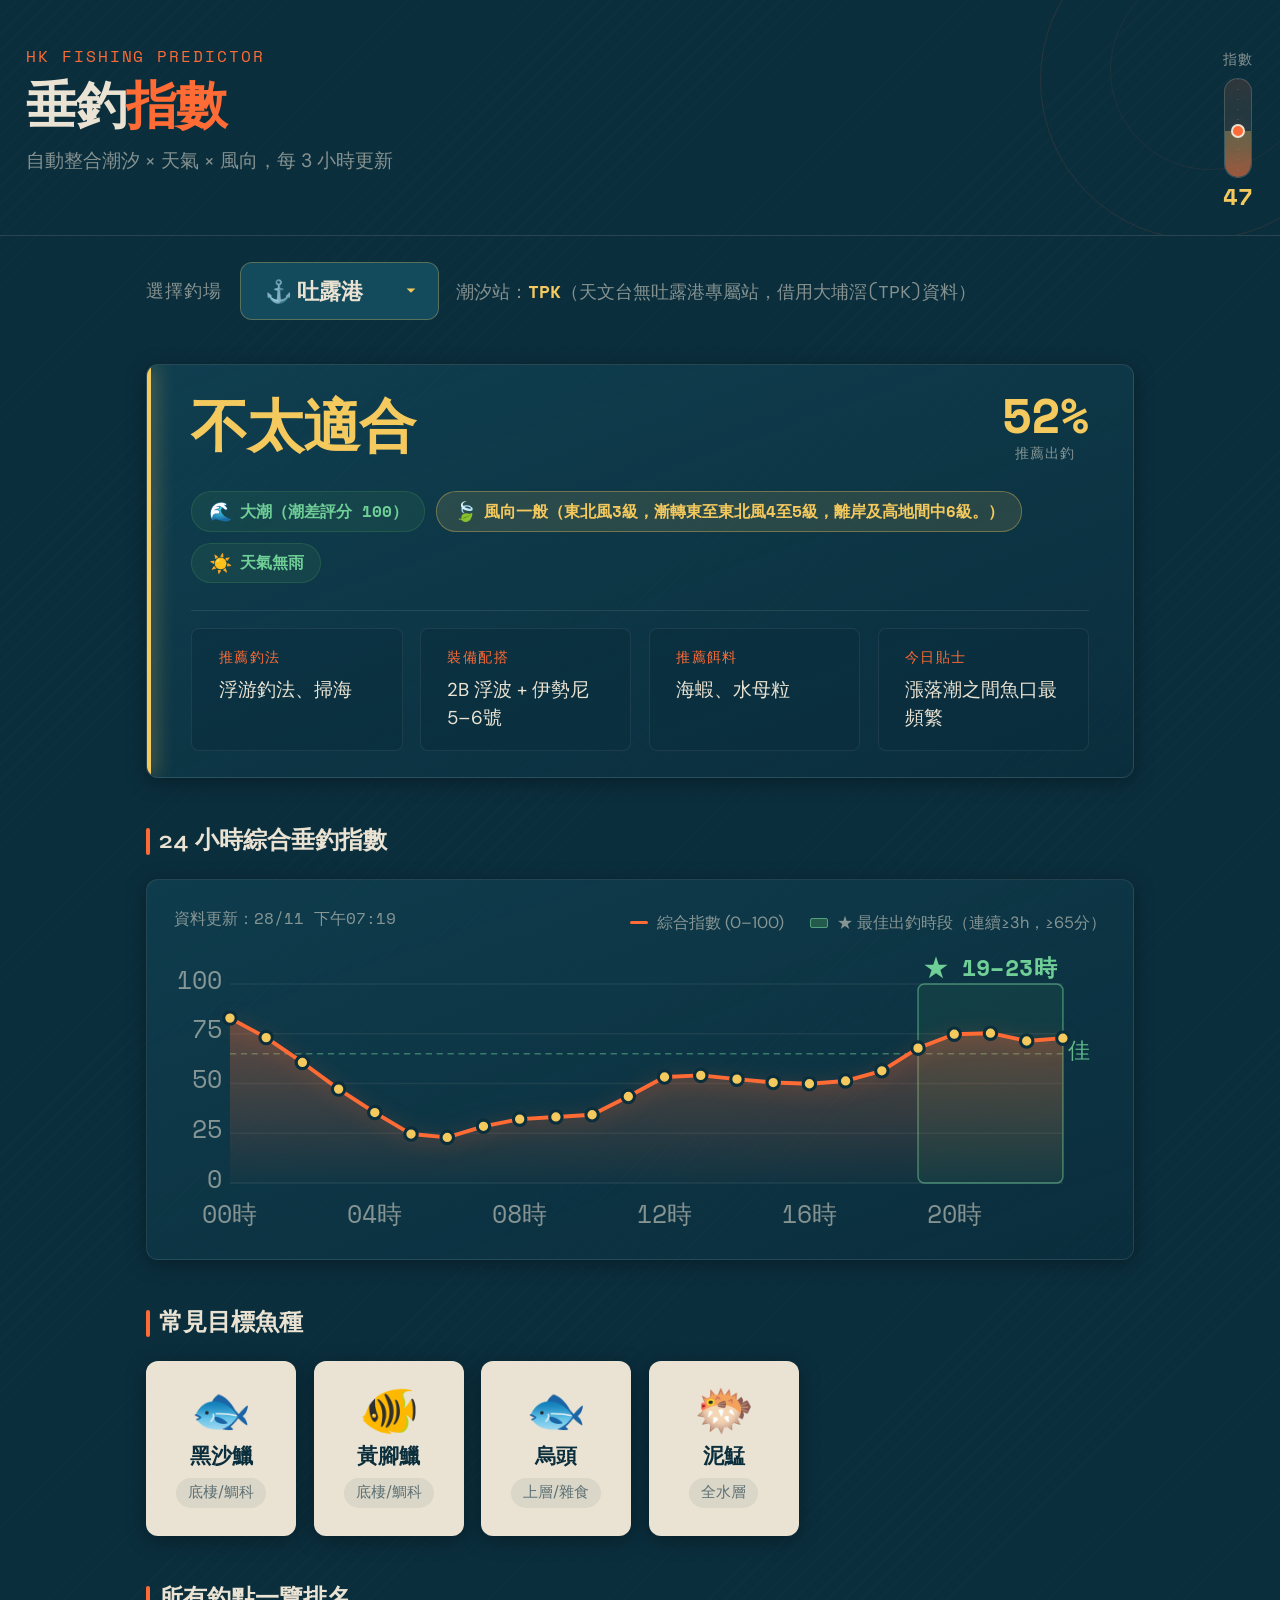
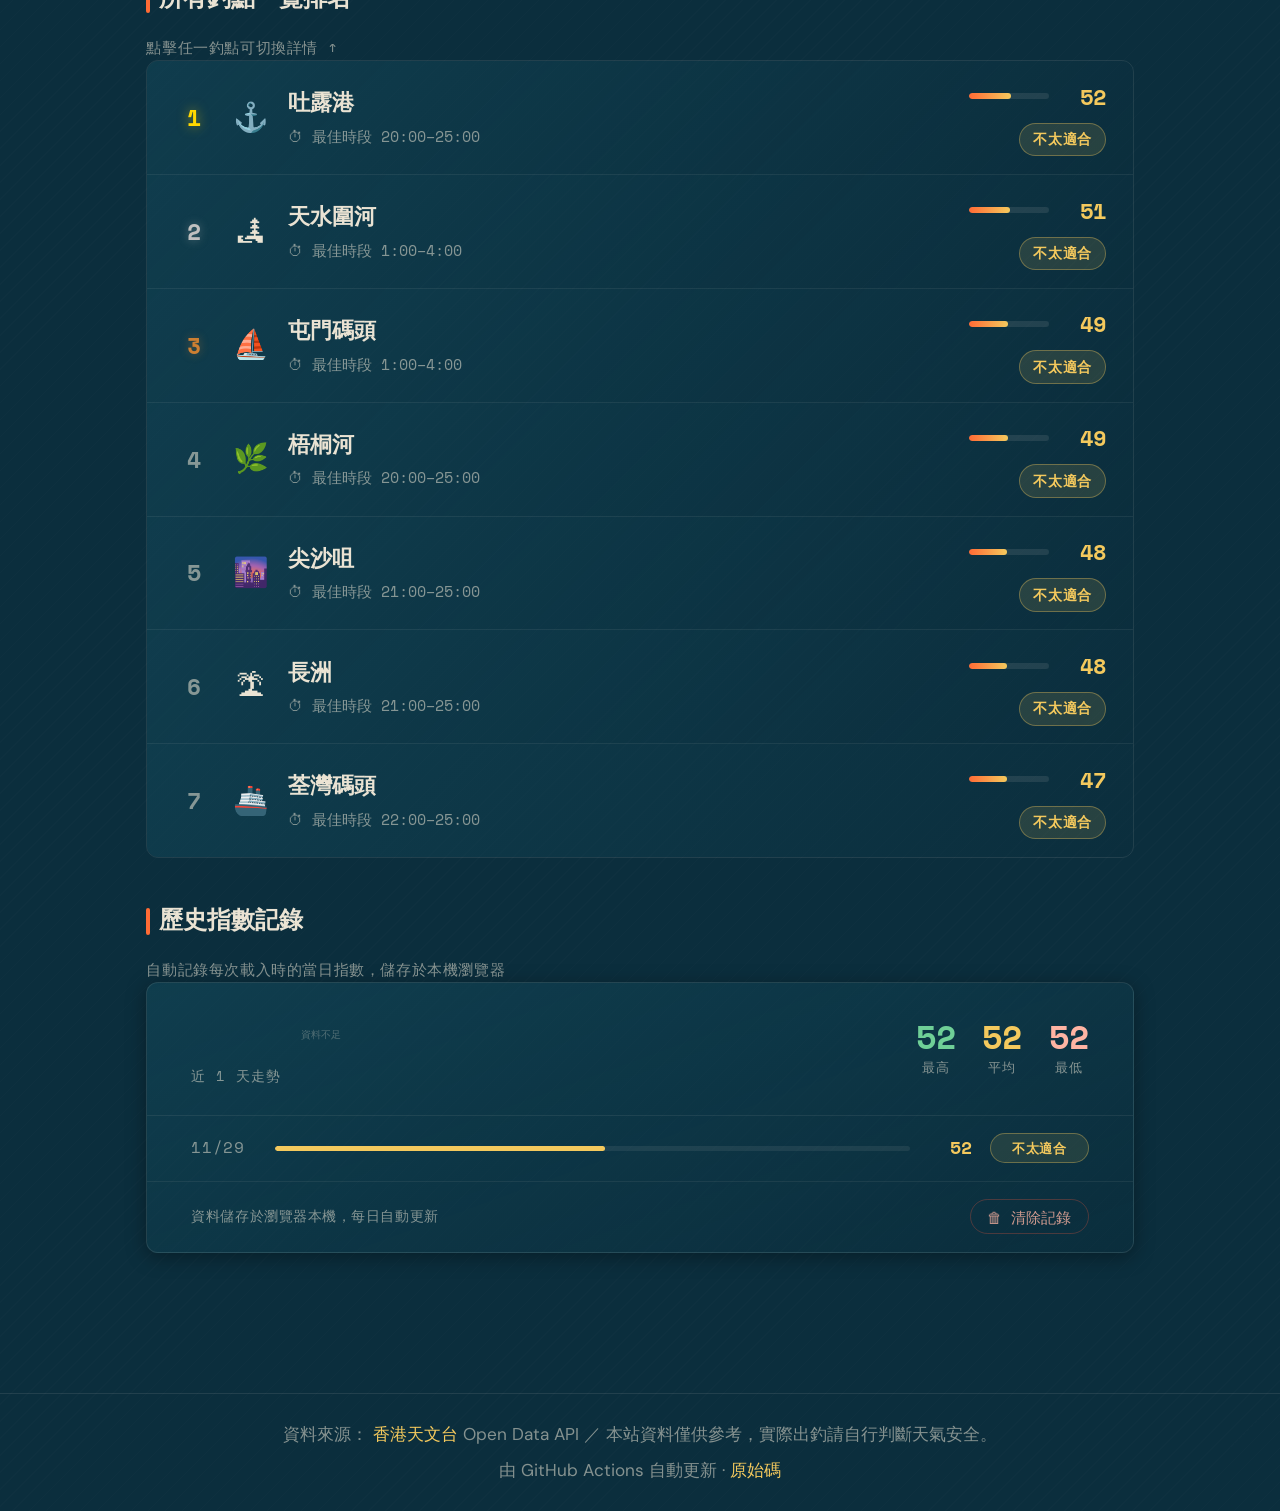
<file: docs/index.html>
<!DOCTYPE html>
<html lang="zh-Hant">
<head>
  <meta charset="UTF-8">
  <meta name="viewport" content="width=device-width, initial-scale=1.0">
  <title>垂釣指數 — 香港釣場預測</title>
  <meta name="description" content="根據香港天文台即時氣象與潮汐資料，自動計算各釣場的綜合垂釣指數。">
  <!-- Google Fonts -->
  <link rel="preconnect" href="https://fonts.googleapis.com">
  <link rel="preconnect" href="https://fonts.gstatic.com" crossorigin>
  <link href="https://fonts.googleapis.com/css2?family=Syne:wght@400;600;800&family=DM+Sans:ital,opsz,wght@0,9..40,400;0,9..40,500;0,9..40,600&family=Space+Mono&display=swap" rel="stylesheet">
  <!-- CSS（順序有意義：tokens 最先，component 最後） -->
  <link rel="stylesheet" href="css/tokens.css">
  <link rel="stylesheet" href="css/warning-banner.css">
  <link rel="stylesheet" href="css/header.css">
  <link rel="stylesheet" href="css/selector.css">
  <link rel="stylesheet" href="css/chart.css">
  <link rel="stylesheet" href="css/summary-card.css">  <!-- ← 新增 -->
  <link rel="stylesheet" href="css/fish-board.css">
  <link rel="stylesheet" href="css/ranking.css">
  <link rel="stylesheet" href="css/history.css">
</head>
<body>
  <!-- ===== 台風 / 惡劣天氣警告橫幅 ===== -->
  <div class="weather-warning-banner" id="weather-warning-banner" role="alert" aria-live="polite" aria-atomic="true"></div>
  <!-- ===== Header ===== -->
  <header class="site-header">
    <div class="header__left">
      <div class="header__eyebrow">HK Fishing Predictor</div>
      <h1 class="header__title">
        垂釣<span>指數</span>
      </h1>
      <p class="header__subtitle">自動整合潮汐 × 天氣 × 風向，每 3 小時更新</p>
    </div>
    <!-- 潮位刻度（signature 元素） -->
    <div class="tide-gauge" aria-label="當前垂釣指數計">
      <div class="tide-gauge__label">指數</div>
      <div class="tide-gauge__track">
        <div class="tide-gauge__fill"  id="gauge-fill"  style="height:0%"></div>
        <div class="tide-gauge__buoy"  id="gauge-buoy"  style="bottom:0%"></div>
      </div>
      <div class="tide-gauge__score" id="gauge-score">--</div>
    </div>
  </header>
  <!-- ===== Main ===== -->
  <main>
    <!-- 釣點選擇器 -->
    <div class="spot-selector">
      <span class="spot-selector__label">選擇釣場</span>
      <select id="spot-select" aria-label="選擇釣場">
        <!-- 由 app.js 動態填入 -->
      </select>
      <span class="spot-selector__meta" id="spot-meta"></span>
    </div>
    <!-- 狀態橫幅 -->
    <div class="status-banner" id="status-banner" role="alert"></div>
    <!-- 今日垂釣總結卡 ← 新增容器 -->
    <div id="summary-card"></div>
    <!-- 24小時趨勢圖 -->
    <h2 class="section-heading">24 小時綜合垂釣指數</h2>
    <div class="chart-panel">
      <div class="chart-panel__head">
        <span class="chart-panel__subtitle" id="chart-subtitle">—</span>
        <div class="chart-panel__legend">
          <span>
            <span class="legend-swatch legend-swatch--score"></span>
            綜合指數 (0–100)
          </span>
          <span>
            <span class="legend-swatch legend-swatch--best"></span>
            ★ 最佳出釣時段（連續≥3h，≥65分）
          </span>
        </div>
      </div>
      <div class="chart-svg-wrap" id="chart-wrap">
        <div class="chart-skeleton"></div>
      </div>
    </div>
    <!-- 目標魚種看板 -->
    <h2 class="section-heading">常見目標魚種</h2>
    <div class="fish-board">
      <div class="fish-grid" id="fish-grid"></div>
    </div>

    <!-- 所有釣點一覽排名 -->
    <h2 class="section-heading">所有釣點一覽排名</h2>
    <p class="ranking-hint">點擊任一釣點可切換詳情 ↑</p>
    <div id="ranking-board"></div>

    <!-- 歷史指數記錄 -->
    <h2 class="section-heading">歷史指數記錄</h2>
    <p class="ranking-hint">自動記錄每次載入時的當日指數，儲存於本機瀏覽器</p>
    <div id="history-board"></div>
  </main>
  <!-- Tooltip（全域，chart.js 控制顯示） -->
  <div class="chart-tooltip" id="chart-tooltip" role="tooltip"></div>
  <!-- ===== Footer ===== -->
  <footer class="site-footer">
    <p>
      資料來源：
      <a href="https://www.hko.gov.hk" target="_blank" rel="noopener">香港天文台</a>
      Open Data API ／
      本站資料僅供參考，實際出釣請自行判斷天氣安全。
    </p>
    <p style="margin-top:0.4rem">
      由 GitHub Actions 自動更新 ·
      <a href="https://github.com" target="_blank" rel="noopener">原始碼</a>
    </p>
  </footer>
  <!-- JS（type=module 啟用 ES import/export） -->
  <script type="module" src="js/app.js"></script>
  <script type="module">
    import { initWarningBanner } from "./js/warning-banner.js";
    initWarningBanner(document.getElementById("weather-warning-banner"));
  </script>
</body>
</html>
</file>
<file: docs/css/tokens.css>
/* ==========================================================================
   Design Tokens — 香港釣魚預測網站
   --------------------------------------------------------------------------
   色系來源：香港漁港真實色彩——浮標橘、深海藍黑、防曬帽黃、鹹水草米白
   避開：米色+陶土系、純黑+酸綠系、報紙細線系這三種 AI 設計俗套
   ========================================================================== */

:root {
  /* ---- 主色調 ---- */
  --color-deep-sea:    #0B2E3D;  /* 深海藍黑，主背景 */
  --color-tide-blue:   #134A5C;  /* 潮水藍，卡片/面板底色 */
  --color-buoy-orange: #FF6B35;  /* 浮標橘，主強調色 */
  --color-sun-yellow:  #F4C95D;  /* 防曬帽黃，次強調/趨勢線 */
  --color-rope-cream:  #EAE3D3;  /* 鹹水草米白，文字/淺色元素 */
  --color-seaweed:     #2D6A4F;  /* 海藻綠，成功/高分狀態 */

  /* ---- 文字色 ---- */
  --color-text-primary:  #EAE3D3;
  --color-text-muted:    rgba(234, 227, 211, 0.55);
  --color-text-on-light: #0B2E3D;  /* 深色字放在米白卡片上 */

  /* ---- 字型 ---- */
  /* Syne：幾何無襯線，有輕微的工業/刻度質感，比常見的 Playfair/Cormorant 更少人用 */
  /* Space Mono：等寬字，用在數字/時間刻度，帶有電子儀表感 */
  --font-display: 'Syne', 'Noto Sans TC', sans-serif;
  --font-body:    'DM Sans', 'Noto Sans TC', sans-serif;
  --font-mono:    'Space Mono', monospace;

  /* ---- 間距 ---- */
  --space-xs:  0.4rem;
  --space-sm:  0.8rem;
  --space-md:  1.2rem;
  --space-lg:  2rem;
  --space-xl:  3.2rem;

  /* ---- 圓角 ---- */
  --radius-panel: 12px;
  --radius-buoy:  20px;   /* 膠囊形，用在 tag/badge */

  /* ---- 陰影 ---- */
  --shadow-deep: 0 4px 20px rgba(0, 0, 0, 0.35);
  --shadow-glow: 0 0 16px rgba(255, 107, 53, 0.25);  /* 浮標橘光暈 */
}

/* Google Fonts 引入（使用 preconnect 加速） */
/* 在 index.html 的 <head> 放：
   <link rel="preconnect" href="https://fonts.googleapis.com">
   <link rel="preconnect" href="https://fonts.gstatic.com" crossorigin>
   <link href="https://fonts.googleapis.com/css2?family=Syne:wght@400;600;800&family=DM+Sans:wght@400;500;600&family=Space+Mono&display=swap" rel="stylesheet">
*/

/* ---- reset / base ---- */
*, *::before, *::after { box-sizing: border-box; margin: 0; padding: 0; }

html {
  /* 全站字體放大：原本以 16px 為 1rem 基準，
     提高基準字級可讓所有用 rem 設定的文字等比放大，
     不需逐一修改每個元件的 font-size。 */
  font-size: 22px;
  scroll-behavior: smooth;
}

body {
  background: var(--color-deep-sea);
  color: var(--color-text-primary);
  font-family: var(--font-body);
  line-height: 1.6;
  min-height: 100vh;
  /* 細微的斜角紋理：模擬魚網或繩索紋 */
  background-image:
    repeating-linear-gradient(
      135deg,
      rgba(255,255,255,0.012) 0px,
      rgba(255,255,255,0.012) 1px,
      transparent 1px,
      transparent 12px
    );
}

a { color: var(--color-sun-yellow); text-decoration: none; }
a:hover { text-decoration: underline; }
button { cursor: pointer; font-family: var(--font-body); }
img, svg { display: block; }
</file>
<file: docs/css/warning-banner.css>
/* ==========================================================================
   台風 / 惡劣天氣警告橫幅
   --------------------------------------------------------------------------
   即時從香港天文台 Open API 拉取現行警告信號，
   依嚴重程度顯示不同樣式的全幅橫幅。
   ========================================================================== */

/* ---- 橫幅容器 ---- */
.weather-warning-banner {
  display: none;               /* 預設隱藏；JS 拿到警告才顯示 */
  position: relative;
  width: 100%;
  padding: var(--space-sm) var(--space-md);
  border-bottom: 2px solid transparent;
  overflow: hidden;
  animation: warning-enter 0.4s ease backwards;
}

@keyframes warning-enter {
  from { opacity: 0; transform: translateY(-8px); }
  to   { opacity: 1; transform: translateY(0); }
}

/* 橫向掃光動畫（模擬緊急廣播感） */
.weather-warning-banner::before {
  content: '';
  position: absolute;
  inset: 0;
  background: linear-gradient(
    105deg,
    transparent 35%,
    rgba(255, 255, 255, 0.04) 50%,
    transparent 65%
  );
  background-size: 200% 100%;
  animation: sweep 3s ease-in-out infinite;
  pointer-events: none;
}

@keyframes sweep {
  0%   { background-position: 200% center; }
  100% { background-position: -200% center; }
}

/* ---- 可見態 ---- */
.weather-warning-banner.is-active {
  display: block;
}

/* ---- 嚴重程度：警示（黃色：8號或以下） ---- */
.weather-warning-banner--caution {
  background: linear-gradient(
    135deg,
    rgba(244, 201, 93, 0.12),
    rgba(244, 201, 93, 0.06)
  );
  border-bottom-color: rgba(244, 201, 93, 0.45);
}

/* ---- 嚴重程度：警告（橙色：強烈季候風信號、黑雨等） ---- */
.weather-warning-banner--warning {
  background: linear-gradient(
    135deg,
    rgba(255, 107, 53, 0.15),
    rgba(255, 107, 53, 0.07)
  );
  border-bottom-color: rgba(255, 107, 53, 0.55);
}

/* ---- 嚴重程度：危險（紅色：8號或以上台風、10號風球） ---- */
.weather-warning-banner--danger {
  background: linear-gradient(
    135deg,
    rgba(224, 83, 61, 0.20),
    rgba(224, 83, 61, 0.10)
  );
  border-bottom-color: rgba(224, 83, 61, 0.65);
}

/* 危險等級加入脈衝閃爍邊框 */
.weather-warning-banner--danger::after {
  content: '';
  position: absolute;
  inset: 0;
  border-bottom: 2px solid rgba(224, 83, 61, 0.65);
  animation: pulse-border 1.6s ease-in-out infinite;
  pointer-events: none;
}

@keyframes pulse-border {
  0%, 100% { opacity: 1; }
  50%       { opacity: 0.3; }
}

/* ---- 內容佈局 ---- */
.warning-banner__inner {
  max-width: 1040px;
  margin: 0 auto;
  display: flex;
  align-items: flex-start;
  gap: var(--space-sm);
  padding: var(--space-xs) 0;
}

/* 警告圖示 */
.warning-banner__icon {
  font-size: 1.5rem;
  line-height: 1.2;
  flex-shrink: 0;
  /* 危險等級旋轉動畫 */
  transition: transform 0.3s;
}

.weather-warning-banner--danger .warning-banner__icon {
  animation: icon-spin 4s linear infinite;
}

@keyframes icon-spin {
  0%   { transform: rotate(0deg);   }
  25%  { transform: rotate(-15deg); }
  75%  { transform: rotate(15deg);  }
  100% { transform: rotate(0deg);   }
}

/* 文字區 */
.warning-banner__body {
  flex: 1;
  min-width: 0;
}

.warning-banner__title {
  font-family: var(--font-display);
  font-weight: 700;
  font-size: 0.98rem;
  letter-spacing: 0.02em;
  margin-bottom: 0.2rem;
  display: flex;
  align-items: center;
  flex-wrap: wrap;
  gap: 0.4rem;
}

/* 嚴重程度文字顏色 */
.weather-warning-banner--caution  .warning-banner__title { color: var(--color-sun-yellow); }
.weather-warning-banner--warning  .warning-banner__title { color: var(--color-buoy-orange); }
.weather-warning-banner--danger   .warning-banner__title { color: #ffb4a3; }

/* 訊號徽章 */
.warning-signal-badge {
  display: inline-flex;
  align-items: center;
  gap: 0.25rem;
  padding: 0.12rem 0.55rem;
  border-radius: var(--radius-buoy);
  font-family: var(--font-mono);
  font-size: 0.7rem;
  font-weight: 700;
  letter-spacing: 0.06em;
  text-transform: uppercase;
  border: 1px solid currentColor;
  opacity: 0.9;
}

.warning-banner__signals {
  display: flex;
  flex-wrap: wrap;
  gap: 0.4rem;
  margin-bottom: 0.35rem;
}

/* 「勿出海」警示標籤 */
.warning-no-fish-tag {
  display: inline-flex;
  align-items: center;
  gap: 0.25rem;
  padding: 0.15rem 0.6rem;
  border-radius: var(--radius-buoy);
  font-family: var(--font-mono);
  font-size: 0.7rem;
  font-weight: 700;
  letter-spacing: 0.05em;
  background: rgba(224, 83, 61, 0.2);
  border: 1px solid rgba(224, 83, 61, 0.5);
  color: #ffb4a3;
}

.warning-banner__desc {
  font-size: 0.82rem;
  color: var(--color-text-muted);
  line-height: 1.5;
  margin-top: 0.1rem;
}

/* HKO 連結 */
.warning-banner__link {
  font-family: var(--font-mono);
  font-size: 0.72rem;
  color: var(--color-sun-yellow);
  text-decoration: none;
  white-space: nowrap;
  flex-shrink: 0;
  align-self: center;
  padding: 0.3rem 0.7rem;
  border: 1px solid rgba(244, 201, 93, 0.3);
  border-radius: var(--radius-buoy);
  transition: background 0.2s, border-color 0.2s;
}
.warning-banner__link:hover {
  background: rgba(244, 201, 93, 0.1);
  border-color: rgba(244, 201, 93, 0.6);
  text-decoration: none;
}

/* ---- 載入骨架 ---- */
.warning-banner__skeleton {
  height: 52px;
  background: linear-gradient(
    90deg,
    rgba(255,255,255,0.02) 25%,
    rgba(255,255,255,0.04) 50%,
    rgba(255,255,255,0.02) 75%
  );
  background-size: 200% 100%;
  animation: shimmer 1.4s infinite;
  border-bottom: 1px solid rgba(234, 227, 211, 0.08);
}
</file>
<file: docs/css/header.css>
/* ==========================================================================
   Header / 「潮位刻度」signature 元素
   --------------------------------------------------------------------------
   Signature：右側一條垂直潮位刻度尺 + 浮標圓點，隨當前釣點
   final_score 位移，直接源自釣魚現場的水位刻度概念。
   ========================================================================== */

.site-header {
  position: relative;
  padding: var(--space-lg) var(--space-md) var(--space-md);
  border-bottom: 1px solid rgba(234, 227, 211, 0.12);
  display: flex;
  align-items: flex-start;
  justify-content: space-between;
  gap: var(--space-md);
  overflow: hidden;
}

/* 背景裝飾：半透明同心圓，模擬水波紋，低調不搶眼 */
.site-header::before {
  content: '';
  position: absolute;
  right: -80px;
  top: -80px;
  width: 320px;
  height: 320px;
  border-radius: 50%;
  border: 1px solid rgba(255, 107, 53, 0.12);
  pointer-events: none;
}
.site-header::after {
  content: '';
  position: absolute;
  right: -30px;
  top: -30px;
  width: 200px;
  height: 200px;
  border-radius: 50%;
  border: 1px solid rgba(255, 107, 53, 0.08);
  pointer-events: none;
}

.header__left { flex: 1; }

.header__eyebrow {
  font-family: var(--font-mono);
  font-size: 0.72rem;
  color: var(--color-buoy-orange);
  letter-spacing: 0.12em;
  text-transform: uppercase;
  margin-bottom: var(--space-xs);
}

.header__title {
  font-family: var(--font-display);
  font-size: clamp(1.6rem, 4vw, 2.4rem);
  font-weight: 800;
  line-height: 1.15;
  color: var(--color-rope-cream);
  letter-spacing: -0.02em;
}

.header__title span {
  color: var(--color-buoy-orange);
}

.header__subtitle {
  font-size: 0.88rem;
  color: var(--color-text-muted);
  margin-top: var(--space-xs);
}

/* ---- 潮位刻度尺 (signature 元素) ---- */
.tide-gauge {
  flex-shrink: 0;
  display: flex;
  flex-direction: column;
  align-items: center;
  gap: 0.3rem;
  padding-top: 0.2rem;
}

.tide-gauge__label {
  font-family: var(--font-mono);
  font-size: 0.65rem;
  color: var(--color-text-muted);
  letter-spacing: 0.1em;
}

.tide-gauge__track {
  position: relative;
  width: 28px;
  height: 100px;
  background: linear-gradient(
    to top,
    rgba(13, 78, 92, 0.4),
    rgba(255, 107, 53, 0.15)
  );
  border-radius: 14px;
  border: 1px solid rgba(234, 227, 211, 0.18);
  overflow: hidden;
}

/* 刻度線 */
.tide-gauge__track::before {
  content: '';
  position: absolute;
  left: 50%;
  top: 0; bottom: 0;
  width: 1px;
  background: repeating-linear-gradient(
    to bottom,
    rgba(234, 227, 211, 0.2) 0px,
    rgba(234, 227, 211, 0.2) 1px,
    transparent 1px,
    transparent 10px
  );
  transform: translateX(-50%);
}

/* 水位填充 */
.tide-gauge__fill {
  position: absolute;
  bottom: 0; left: 0; right: 0;
  background: linear-gradient(
    to top,
    rgba(255, 107, 53, 0.6),
    rgba(244, 201, 93, 0.3)
  );
  border-radius: 0 0 14px 14px;
  transition: height 0.8s cubic-bezier(0.34, 1.56, 0.64, 1);
}

/* 浮標圓點 */
.tide-gauge__buoy {
  position: absolute;
  left: 50%;
  width: 14px;
  height: 14px;
  border-radius: 50%;
  background: var(--color-buoy-orange);
  border: 2px solid var(--color-rope-cream);
  box-shadow: var(--shadow-glow);
  transform: translate(-50%, 50%);
  transition: bottom 0.8s cubic-bezier(0.34, 1.56, 0.64, 1);
}

.tide-gauge__score {
  font-family: var(--font-mono);
  font-size: 1.1rem;
  font-weight: 700;
  color: var(--color-sun-yellow);
  line-height: 1;
}
</file>
<file: docs/css/selector.css>
/* ==========================================================================
   釣點選擇器 + 主佈局
   ========================================================================== */

.spot-selector {
  display: flex;
  flex-wrap: wrap;
  align-items: center;
  gap: var(--space-sm);
  padding: var(--space-md) var(--space-md) 0;
}

.spot-selector__label {
  font-size: 0.82rem;
  color: var(--color-text-muted);
  letter-spacing: 0.05em;
}

.spot-selector select {
  appearance: none;
  background: var(--color-tide-blue);
  color: var(--color-rope-cream);
  border: 1.5px solid rgba(244, 201, 93, 0.3);
  border-radius: var(--radius-panel);
  padding: 0.6rem 2.4rem 0.6rem 1.1rem;
  font-family: var(--font-body);
  font-size: 1rem;
  font-weight: 600;
  cursor: pointer;
  background-image: url("data:image/svg+xml,%3Csvg xmlns='http://www.w3.org/2000/svg' viewBox='0 0 16 16'%3E%3Cpath fill='%23F4C95D' d='M3 5l5 5 5-5z'/%3E%3C/svg%3E");
  background-repeat: no-repeat;
  background-position: right 0.9rem center;
  background-size: 14px;
  transition: border-color 0.2s, box-shadow 0.2s;
}
.spot-selector select:hover { border-color: var(--color-sun-yellow); }
.spot-selector select:focus-visible {
  outline: none;
  box-shadow: 0 0 0 3px rgba(244, 201, 93, 0.25);
}

.spot-selector__meta {
  font-size: 0.8rem;
  color: var(--color-text-muted);
  font-family: var(--font-mono);
}
.spot-selector__meta strong { color: var(--color-sun-yellow); }

/* ---- 狀態橫幅 ---- */
.status-banner {
  margin: var(--space-sm) var(--space-md) 0;
  padding: var(--space-xs) var(--space-md);
  border-radius: var(--radius-panel);
  font-size: 0.88rem;
  display: none;
  align-items: center;
  gap: var(--space-xs);
}
.status-banner.is-visible { display: flex; }
.status-banner--warn {
  background: rgba(244, 201, 93, 0.1);
  border: 1px solid rgba(244, 201, 93, 0.3);
  color: var(--color-sun-yellow);
}
.status-banner--error {
  background: rgba(224, 83, 61, 0.12);
  border: 1px solid rgba(224, 83, 61, 0.35);
  color: #ffb4a3;
}

/* ---- 主內容區 ---- */
main {
  max-width: 1040px;
  margin: 0 auto;
  padding: 0 0 var(--space-xl);
}

.section-heading {
  font-family: var(--font-display);
  font-size: 1.1rem;
  font-weight: 600;
  color: var(--color-rope-cream);
  margin: var(--space-lg) var(--space-md) var(--space-sm);
  display: flex;
  align-items: center;
  gap: var(--space-xs);
}
.section-heading::before {
  content: '';
  display: inline-block;
  width: 4px;
  height: 1.1em;
  background: var(--color-buoy-orange);
  border-radius: 2px;
  flex-shrink: 0;
}

/* ---- footer ---- */
footer.site-footer {
  text-align: center;
  padding: var(--space-md);
  color: var(--color-text-muted);
  font-size: 0.78rem;
  border-top: 1px solid rgba(234, 227, 211, 0.1);
  margin-top: var(--space-xl);
}
footer.site-footer a { color: var(--color-sun-yellow); }
</file>
<file: docs/css/chart.css>
/* ==========================================================================
   24小時綜合垂釣指數趨勢圖（SVG 純手繪，不依賴外部圖表庫）
   ========================================================================== */

.chart-panel {
  margin: 0 var(--space-md);
  padding: var(--space-md);
  background: linear-gradient(160deg, rgba(19, 74, 92, 0.5), rgba(11, 46, 61, 0.3));
  border: 1px solid rgba(234, 227, 211, 0.1);
  border-radius: var(--radius-panel);
  box-shadow: var(--shadow-deep);
  position: relative;
}

.chart-panel__head {
  display: flex;
  justify-content: space-between;
  align-items: baseline;
  flex-wrap: wrap;
  gap: var(--space-xs);
  margin-bottom: var(--space-sm);
}

.chart-panel__subtitle {
  font-family: var(--font-mono);
  font-size: 0.72rem;
  color: var(--color-text-muted);
}

.chart-panel__legend {
  display: flex;
  gap: var(--space-md);
  font-size: 0.74rem;
  color: var(--color-text-muted);
  flex-wrap: wrap;
}
.chart-panel__legend span {
  display: inline-flex;
  align-items: center;
  gap: 0.4rem;
}
.legend-swatch {
  width: 18px;
  height: 3px;
  border-radius: 2px;
  display: inline-block;
}
.legend-swatch--score  { background: var(--color-buoy-orange); }
.legend-swatch--best {
  height: 10px;
  border-radius: 2px;
  background: var(--color-seaweed);
  border: 1px solid #6fcf97;
  opacity: 0.7;
}

/* ---- SVG 容器 ---- */
.chart-svg-wrap {
  width: 100%;
  overflow-x: auto;
  /* 細捲動條 */
  scrollbar-width: thin;
  scrollbar-color: rgba(255,107,53,0.3) transparent;
}
.chart-svg-wrap svg {
  width: 100%;
  min-width: 520px;
  height: auto;
  display: block;
  overflow: visible;
}

/* ---- SVG 元素 class ---- */
.chart-gridline {
  stroke: rgba(234, 227, 211, 0.07);
  stroke-width: 1;
}
.chart-axis-label {
  fill: var(--color-text-muted);
  font-family: var(--font-mono);
  font-size: 16px;
}
.chart-score-area {
  fill: url(#scoreAreaGradient);
}
.chart-score-line {
  fill: none;
  stroke: var(--color-buoy-orange);
  stroke-width: 2.5;
  stroke-linecap: round;
  stroke-linejoin: round;
  filter: drop-shadow(0 2px 6px rgba(255, 107, 53, 0.4));
}
.chart-score-dot {
  fill: var(--color-sun-yellow);
  stroke: var(--color-deep-sea);
  stroke-width: 2;
  cursor: pointer;
  transition: r 0.1s;
}
.chart-score-dot:hover { r: 6; }

/* ---- 最佳出釣時段高亮（連續 ≥3 小時、分數 ≥65） ---- */
.chart-best-zone {
  fill: var(--color-seaweed);
  fill-opacity: 0.18;
  stroke: #6fcf97;
  stroke-opacity: 0.5;
  stroke-width: 1;
}
.chart-best-label {
  fill: #6fcf97;
  font-family: var(--font-mono);
  font-size: 15px;
  font-weight: 700;
  letter-spacing: 0.02em;
}

/* ---- 65 分「佳」分界虛線 ---- */
.chart-threshold-line {
  stroke: #6fcf97;
  stroke-width: 1;
  stroke-dasharray: 4 3;
  stroke-opacity: 0.45;
}
.chart-threshold-label {
  fill: #6fcf97;
  font-family: var(--font-mono);
  font-size: 14px;
  opacity: 0.85;
}

/* ---- Tooltip ---- */
.chart-tooltip {
  position: fixed;
  pointer-events: none;
  background: var(--color-deep-sea);
  border: 1px solid var(--color-sun-yellow);
  border-radius: 8px;
  padding: 0.4rem 0.7rem;
  font-size: 0.76rem;
  font-family: var(--font-mono);
  color: var(--color-rope-cream);
  white-space: nowrap;
  opacity: 0;
  transition: opacity 0.12s;
  z-index: 10;
  transform: translate(-50%, calc(-100% - 10px));
}
.chart-tooltip.is-visible { opacity: 1; }
.chart-tooltip__score { color: var(--color-buoy-orange); font-size: 0.9rem; font-weight: 700; }

/* ---- Empty state ---- */
.chart-empty {
  padding: var(--space-xl) var(--space-md);
  text-align: center;
  color: var(--color-text-muted);
  font-size: 0.9rem;
}
.chart-empty__icon { font-size: 2rem; margin-bottom: var(--space-xs); }

/* ---- Loading skeleton ---- */
.chart-skeleton {
  height: 180px;
  border-radius: var(--radius-panel);
  background: linear-gradient(90deg,
    rgba(255,255,255,0.03) 25%,
    rgba(255,255,255,0.06) 50%,
    rgba(255,255,255,0.03) 75%
  );
  background-size: 200% 100%;
  animation: shimmer 1.4s infinite;
}
@keyframes shimmer {
  from { background-position: 200% 0; }
  to   { background-position: -200% 0; }
}
</file>
<file: docs/css/summary-card.css>
/* ==========================================================================
   今日垂釣總結卡
   ========================================================================== */

.summary-card {
  margin: var(--space-lg) var(--space-md) 0;
  padding: var(--space-md) var(--space-lg);
  background: linear-gradient(160deg, rgba(19, 74, 92, 0.6), rgba(11, 46, 61, 0.4));
  border: 1px solid rgba(234, 227, 211, 0.12);
  border-radius: var(--radius-panel);
  box-shadow: var(--shadow-deep);
  position: relative;
  overflow: hidden;
}

/* 左側發光邊條，顏色跟隨評級 */
.summary-card::before {
  content: '';
  position: absolute;
  left: 0; top: 0; bottom: 0;
  width: 4px;
  border-radius: var(--radius-panel) 0 0 var(--radius-panel);
  background: var(--summary-accent, #FF6B35);
  box-shadow: 0 0 20px var(--summary-accent, #FF6B35);
  transition: background 0.5s ease, box-shadow 0.5s ease;
}

/* ---- 頂部：評級 + 百分比 ---- */
.summary-card__top {
  display: flex;
  align-items: center;
  justify-content: space-between;
  flex-wrap: wrap;
  gap: var(--space-sm);
  margin-bottom: var(--space-md);
}

.summary-card__verdict {
  font-family: var(--font-display);
  font-weight: 800;
  font-size: clamp(1.8rem, 5vw, 2.6rem);
  line-height: 1.1;
  letter-spacing: -0.02em;
  color: var(--summary-accent, #FF6B35);
  transition: color 0.5s ease;
}

.summary-card__pct-wrap {
  display: flex;
  flex-direction: column;
  align-items: center;
  gap: 0.15rem;
}

.summary-card__pct {
  font-family: var(--font-mono);
  font-size: 2.2rem;
  font-weight: 700;
  color: var(--color-sun-yellow);
  line-height: 1;
}

.summary-card__pct-label {
  font-family: var(--font-mono);
  font-size: 0.62rem;
  color: var(--color-text-muted);
  letter-spacing: 0.08em;
  text-transform: uppercase;
}

/* ---- 因素 Pills ---- */
.summary-card__factors {
  display: flex;
  flex-wrap: wrap;
  gap: 0.5rem;
  margin-bottom: var(--space-md);
}

.factor-pill {
  display: inline-flex;
  align-items: center;
  gap: 0.35rem;
  padding: 0.3rem 0.75rem;
  border-radius: var(--radius-buoy);
  font-family: var(--font-mono);
  font-size: 0.72rem;
  font-weight: 600;
  border: 1px solid;
  transition: opacity 0.3s;
}

.factor-pill--good {
  background: rgba(45, 106, 79, 0.25);
  border-color: rgba(45, 106, 79, 0.6);
  color: #6fcf97;
}

.factor-pill--ok {
  background: rgba(244, 201, 93, 0.12);
  border-color: rgba(244, 201, 93, 0.35);
  color: var(--color-sun-yellow);
}

.factor-pill--bad {
  background: rgba(224, 83, 61, 0.12);
  border-color: rgba(224, 83, 61, 0.35);
  color: #ffb4a3;
}

.factor-pill__icon {
  font-size: 0.85rem;
  line-height: 1;
}

/* ---- 分隔線 ---- */
.summary-card__divider {
  height: 1px;
  background: rgba(234, 227, 211, 0.1);
  margin: var(--space-sm) 0;
}

/* ---- 釣法建議區 ---- */
.summary-card__advice {
  display: grid;
  grid-template-columns: repeat(auto-fill, minmax(180px, 1fr));
  gap: var(--space-sm);
}

.advice-block {
  background: rgba(11, 46, 61, 0.45);
  border: 1px solid rgba(234, 227, 211, 0.08);
  border-radius: 8px;
  padding: var(--space-sm) var(--space-md);
}

.advice-block__label {
  font-family: var(--font-mono);
  font-size: 0.62rem;
  color: var(--color-buoy-orange);
  letter-spacing: 0.1em;
  text-transform: uppercase;
  margin-bottom: 0.35rem;
}

.advice-block__content {
  font-size: 0.85rem;
  color: var(--color-rope-cream);
  line-height: 1.5;
}

/* ---- 不應該去狀態 ---- */
.summary-card--no-go .summary-card__advice {
  opacity: 0.45;
  pointer-events: none;
}

/* ---- 進場動畫 ---- */
.summary-card {
  animation: card-enter 0.4s ease backwards;
}
@keyframes card-enter {
  from { opacity: 0; transform: translateY(8px); }
  to   { opacity: 1; transform: translateY(0); }
}

/* ---- skeleton ---- */
.summary-skeleton {
  height: 160px;
  border-radius: var(--radius-panel);
  background: linear-gradient(90deg,
    rgba(255,255,255,0.03) 25%,
    rgba(255,255,255,0.05) 50%,
    rgba(255,255,255,0.03) 75%
  );
  background-size: 200% 100%;
  animation: shimmer 1.4s infinite;
  margin: var(--space-lg) var(--space-md) 0;
}

@keyframes shimmer {
  from { background-position: 200% center; }
  to   { background-position: -200% center; }
}
</file>
<file: docs/css/fish-board.css>
/* ==========================================================================
   常見目標魚種看板（卡片式）
   ========================================================================== */

.fish-board {
  margin: 0 var(--space-md);
}

.fish-grid {
  display: grid;
  grid-template-columns: repeat(auto-fill, minmax(140px, 1fr));
  gap: var(--space-sm);
}

.fish-card {
  background: var(--color-rope-cream);
  color: var(--color-text-on-light);
  border-radius: var(--radius-panel);
  padding: var(--space-sm) var(--space-xs) var(--space-md);
  display: flex;
  flex-direction: column;
  align-items: center;
  gap: 0.35rem;
  text-align: center;
  box-shadow: var(--shadow-deep);
  border: 2px solid transparent;
  transition: transform 0.22s ease, border-color 0.22s ease, box-shadow 0.22s ease;
  animation: fish-rise 0.45s ease backwards;
}
.fish-card:hover {
  transform: translateY(-5px);
  border-color: var(--color-buoy-orange);
  box-shadow: var(--shadow-glow), var(--shadow-deep);
}
.fish-card__img {
  width: 100%;
  height: 90px;
  object-fit: cover;
  border-radius: 8px;
  margin-top: 0.3rem;
  display: block;
}
.fish-card__emoji {
  font-size: 2.2rem;
  line-height: 1;
  margin-top: 0.3rem;
}
.fish-card__name {
  font-family: var(--font-display);
  font-weight: 600;
  font-size: 0.95rem;
  line-height: 1.3;
}
.fish-card__type {
  font-size: 0.7rem;
  color: rgba(11, 46, 61, 0.6);
  background: rgba(11, 46, 61, 0.07);
  padding: 0.12rem 0.55rem;
  border-radius: var(--radius-buoy);
}

@keyframes fish-rise {
  from { opacity: 0; transform: translateY(12px); }
  to   { opacity: 1; transform: translateY(0); }
}
/* 陸續浮現，模擬魚群上鈎節奏 */
.fish-card:nth-child(1) { animation-delay: 0.03s; }
.fish-card:nth-child(2) { animation-delay: 0.09s; }
.fish-card:nth-child(3) { animation-delay: 0.15s; }
.fish-card:nth-child(4) { animation-delay: 0.21s; }
.fish-card:nth-child(5) { animation-delay: 0.27s; }
.fish-card:nth-child(6) { animation-delay: 0.33s; }
</file>
<file: docs/css/ranking.css>
/* ==========================================================================
   所有釣點一覽排名
   ========================================================================== */

.ranking-list {
  margin: 0 var(--space-md);
  border: 1px solid rgba(234, 227, 211, 0.1);
  border-radius: var(--radius-panel);
  overflow: hidden;
}

/* ---- 每一行 ---- */
.ranking-row {
  display: flex;
  align-items: center;
  gap: var(--space-sm);
  padding: var(--space-sm) var(--space-md);
  background: linear-gradient(135deg, rgba(19, 74, 92, 0.5), rgba(11, 46, 61, 0.35));
  border-bottom: 1px solid rgba(234, 227, 211, 0.07);
  cursor: pointer;
  transition: background 0.2s, transform 0.15s;
  position: relative;
}
.ranking-row:last-child { border-bottom: none; }

.ranking-row:hover,
.ranking-row:focus-visible {
  background: linear-gradient(135deg, rgba(255, 107, 53, 0.12), rgba(19, 74, 92, 0.6));
  transform: translateX(3px);
  outline: none;
}
.ranking-row:focus-visible {
  outline: 2px solid rgba(244, 201, 93, 0.5);
  outline-offset: -2px;
}

/* 點擊波紋 */
.ranking-row::after {
  content: "→";
  position: absolute;
  right: var(--space-md);
  top: 50%;
  transform: translateY(-50%);
  font-size: 0.75rem;
  color: var(--color-text-muted);
  opacity: 0;
  transition: opacity 0.2s, right 0.2s;
}
.ranking-row:hover::after {
  opacity: 1;
  right: calc(var(--space-md) - 4px);
}

/* ---- 排名數字 ---- */
.ranking-row__rank {
  font-family: var(--font-mono);
  font-size: 1.05rem;
  font-weight: 700;
  color: var(--color-text-muted);
  min-width: 1.8rem;
  text-align: center;
  flex-shrink: 0;
}
.ranking-row__rank--gold   { color: #FFD700; text-shadow: 0 0 12px rgba(255,215,0,0.5); }
.ranking-row__rank--silver { color: #C0C0C0; text-shadow: 0 0 10px rgba(192,192,192,0.4); }
.ranking-row__rank--bronze { color: #CD7F32; text-shadow: 0 0 10px rgba(205,127,50,0.4); }

/* ---- Emoji ---- */
.ranking-row__emoji {
  font-size: 1.3rem;
  flex-shrink: 0;
  width: 1.8rem;
  text-align: center;
}

/* ---- 名稱 + 時段 ---- */
.ranking-row__info {
  flex: 1;
  min-width: 0;
}
.ranking-row__name {
  font-family: var(--font-display);
  font-size: 1rem;
  font-weight: 600;
  color: var(--color-rope-cream);
  white-space: nowrap;
  overflow: hidden;
  text-overflow: ellipsis;
}
.ranking-row__window {
  font-family: var(--font-mono);
  font-size: 0.68rem;
  color: var(--color-text-muted);
  margin-top: 0.15rem;
}

/* ---- 右側：分數條 + badge ---- */
.ranking-row__right {
  display: flex;
  flex-direction: column;
  align-items: flex-end;
  gap: 0.4rem;
  flex-shrink: 0;
}

.ranking-row__score-wrap {
  display: flex;
  align-items: center;
  gap: var(--space-xs);
}

.ranking-row__bar-track {
  width: 80px;
  height: 6px;
  border-radius: 3px;
  background: rgba(234, 227, 211, 0.1);
  overflow: hidden;
}

.ranking-row__bar-fill {
  height: 100%;
  border-radius: 3px;
  background: linear-gradient(90deg, var(--color-buoy-orange), var(--color-sun-yellow));
  transition: width 0.6s cubic-bezier(0.34, 1.56, 0.64, 1);
}

.ranking-row__score {
  font-family: var(--font-mono);
  font-size: 1rem;
  font-weight: 700;
  color: var(--color-sun-yellow);
  min-width: 2.2rem;
  text-align: right;
}

/* ---- 評級 Badge ---- */
.rank-badge {
  font-family: var(--font-mono);
  font-size: 0.65rem;
  font-weight: 600;
  letter-spacing: 0.05em;
  padding: 0.2rem 0.6rem;
  border-radius: var(--radius-buoy);
  border: 1px solid;
  white-space: nowrap;
}
.rank-badge--great {
  background: rgba(45, 106, 79, 0.25);
  border-color: rgba(45, 106, 79, 0.6);
  color: #6fcf97;
}
.rank-badge--good {
  background: rgba(255, 107, 53, 0.15);
  border-color: rgba(255, 107, 53, 0.45);
  color: var(--color-buoy-orange);
}
.rank-badge--fair {
  background: rgba(244, 201, 93, 0.12);
  border-color: rgba(244, 201, 93, 0.35);
  color: var(--color-sun-yellow);
}
.rank-badge--nogo {
  background: rgba(224, 83, 61, 0.12);
  border-color: rgba(224, 83, 61, 0.35);
  color: #ffb4a3;
}

/* ---- 空白 / 錯誤 ---- */
.ranking-empty {
  margin: var(--space-md);
  padding: var(--space-lg);
  text-align: center;
  color: var(--color-text-muted);
  font-size: 0.9rem;
}
.ranking-empty__icon {
  display: block;
  font-size: 2rem;
  margin-bottom: var(--space-sm);
}

/* ---- Skeleton loading ---- */
.ranking-skeleton {
  margin: 0 var(--space-md);
  border-radius: var(--radius-panel);
  overflow: hidden;
}
.ranking-skeleton__row {
  height: 58px;
  margin-bottom: 1px;
  background: linear-gradient(90deg,
    rgba(255,255,255,0.03) 25%,
    rgba(255,255,255,0.06) 50%,
    rgba(255,255,255,0.03) 75%
  );
  background-size: 200% 100%;
  animation: shimmer 1.4s infinite;
}

/* 點擊提示文字 */
.ranking-hint {
  margin: var(--space-xs) var(--space-md) 0;
  font-family: var(--font-mono);
  font-size: 0.68rem;
  color: var(--color-text-muted);
  letter-spacing: 0.04em;
}

/* ---- Mobile 微調 ---- */
@media (max-width: 480px) {
  .ranking-row__bar-track { width: 55px; }
  .ranking-row__name { font-size: 0.9rem; }
}
</file>
<file: docs/css/history.css>
/* ==========================================================================
   歷史指數記錄面板
   ========================================================================== */

.history-panel {
  margin: 0 var(--space-md);
  background: linear-gradient(160deg, rgba(19, 74, 92, 0.55), rgba(11, 46, 61, 0.38));
  border: 1px solid rgba(234, 227, 211, 0.11);
  border-radius: var(--radius-panel);
  box-shadow: var(--shadow-deep);
  overflow: hidden;
  animation: card-enter 0.4s ease backwards;
}

/* ---- 頂部：Sparkline + 統計 ---- */
.history-panel__header {
  display: flex;
  align-items: center;
  gap: var(--space-md);
  padding: var(--space-md) var(--space-lg);
  border-bottom: 1px solid rgba(234, 227, 211, 0.08);
  flex-wrap: wrap;
}

/* Sparkline 容器 */
.history-panel__spark-wrap {
  flex: 1;
  min-width: 180px;
  display: flex;
  flex-direction: column;
  gap: 0.35rem;
}

.history-spark {
  width: 100%;
  max-width: 260px;
  height: 48px;
  display: block;
  overflow: visible;
}

.history-spark-meta {
  display: flex;
  align-items: center;
  gap: 0.6rem;
}

.history-spark-meta__label {
  font-family: var(--font-mono);
  font-size: 0.65rem;
  color: var(--color-text-muted);
  letter-spacing: 0.06em;
}

/* 趨勢標籤 */
.history-trend {
  font-family: var(--font-mono);
  font-size: 0.7rem;
  font-weight: 700;
  padding: 0.1rem 0.5rem;
  border-radius: var(--radius-buoy);
}
.history-trend--up   { color: #6fcf97; background: rgba(45, 106, 79, 0.2);  border: 1px solid rgba(45,106,79,0.5); }
.history-trend--down { color: #ffb4a3; background: rgba(224, 83, 61, 0.12); border: 1px solid rgba(224,83,61,0.35); }
.history-trend--flat { color: var(--color-text-muted); background: rgba(234,227,211,0.06); border: 1px solid rgba(234,227,211,0.15); }

/* 統計三格 */
.history-stats {
  display: flex;
  gap: var(--space-md);
  flex-shrink: 0;
}

.history-stat {
  display: flex;
  flex-direction: column;
  align-items: center;
  gap: 0.15rem;
}

.history-stat__val {
  font-family: var(--font-mono);
  font-size: 1.5rem;
  font-weight: 700;
  line-height: 1;
}

.history-stat__label {
  font-family: var(--font-mono);
  font-size: 0.6rem;
  color: var(--color-text-muted);
  letter-spacing: 0.08em;
  text-transform: uppercase;
}

/* ---- 明細行 ---- */
.history-rows {
  padding: var(--space-sm) var(--space-lg);
  display: flex;
  flex-direction: column;
  gap: 0.45rem;
  max-height: 320px;
  overflow-y: auto;
  /* 自訂捲軸（Webkit） */
  scrollbar-width: thin;
  scrollbar-color: rgba(255,107,53,0.4) transparent;
}
.history-rows::-webkit-scrollbar       { width: 4px; }
.history-rows::-webkit-scrollbar-track { background: transparent; }
.history-rows::-webkit-scrollbar-thumb { background: rgba(255,107,53,0.35); border-radius: 2px; }

.history-row {
  display: flex;
  align-items: center;
  gap: var(--space-sm);
}

.history-row__date {
  font-family: var(--font-mono);
  font-size: 0.72rem;
  color: var(--color-text-muted);
  min-width: 3.0rem;
  flex-shrink: 0;
  letter-spacing: 0.04em;
}

.history-row__bar-wrap {
  flex: 1;
}

.history-row__bar-track {
  height: 5px;
  border-radius: 3px;
  background: rgba(234, 227, 211, 0.08);
  overflow: hidden;
}

.history-row__bar-fill {
  height: 100%;
  border-radius: 3px;
  transition: width 0.5s cubic-bezier(0.34, 1.56, 0.64, 1);
}

.history-row__score {
  font-family: var(--font-mono);
  font-size: 0.82rem;
  font-weight: 700;
  min-width: 2rem;
  text-align: right;
  flex-shrink: 0;
}

.history-row__badge {
  font-family: var(--font-mono);
  font-size: 0.6rem;
  font-weight: 600;
  letter-spacing: 0.04em;
  padding: 0.15rem 0.5rem;
  border-radius: var(--radius-buoy);
  border: 1px solid;
  white-space: nowrap;
  flex-shrink: 0;
  min-width: 4.5rem;
  text-align: center;
}

.history-row__badge--great {
  background: rgba(45,106,79,0.2);
  border-color: rgba(45,106,79,0.5);
  color: #6fcf97;
}
.history-row__badge--good {
  background: rgba(255,107,53,0.12);
  border-color: rgba(255,107,53,0.4);
  color: var(--color-buoy-orange);
}
.history-row__badge--fair {
  background: rgba(244,201,93,0.1);
  border-color: rgba(244,201,93,0.35);
  color: var(--color-sun-yellow);
}
.history-row__badge--nogo {
  background: rgba(224,83,61,0.1);
  border-color: rgba(224,83,61,0.35);
  color: #ffb4a3;
}

/* ---- 底部操作列 ---- */
.history-panel__footer {
  display: flex;
  align-items: center;
  justify-content: space-between;
  padding: var(--space-sm) var(--space-lg);
  border-top: 1px solid rgba(234, 227, 211, 0.07);
  gap: var(--space-sm);
  flex-wrap: wrap;
}

.history-footer-note {
  font-family: var(--font-mono);
  font-size: 0.62rem;
  color: var(--color-text-muted);
  letter-spacing: 0.04em;
}

.history-clear-btn {
  font-family: var(--font-mono);
  font-size: 0.68rem;
  color: rgba(255, 180, 163, 0.8);
  background: transparent;
  border: 1px solid rgba(224, 83, 61, 0.3);
  border-radius: var(--radius-buoy);
  padding: 0.25rem 0.75rem;
  cursor: pointer;
  transition: background 0.2s, color 0.2s, border-color 0.2s;
  flex-shrink: 0;
}
.history-clear-btn:hover {
  background: rgba(224, 83, 61, 0.15);
  border-color: rgba(224, 83, 61, 0.6);
  color: #ffb4a3;
}

/* ---- 空狀態 ---- */
.history-empty {
  margin: 0 var(--space-md);
  padding: var(--space-lg);
  text-align: center;
  color: var(--color-text-muted);
  font-size: 0.88rem;
  border: 1px dashed rgba(234,227,211,0.12);
  border-radius: var(--radius-panel);
  line-height: 1.8;
}
.history-empty__icon {
  display: block;
  font-size: 1.8rem;
  margin-bottom: var(--space-sm);
}

/* ---- Skeleton ---- */
.history-skeleton {
  height: 120px;
  margin: 0 var(--space-md);
  border-radius: var(--radius-panel);
  background: linear-gradient(90deg,
    rgba(255,255,255,0.03) 25%,
    rgba(255,255,255,0.055) 50%,
    rgba(255,255,255,0.03) 75%
  );
  background-size: 200% 100%;
  animation: shimmer 1.4s infinite;
}

/* ---- Mobile ---- */
@media (max-width: 480px) {
  .history-panel__header { gap: var(--space-sm); }
  .history-stats { gap: var(--space-sm); }
  .history-stat__val { font-size: 1.2rem; }
  .history-rows { padding: var(--space-sm); max-height: 260px; }
  .history-row__badge { display: none; }
}
</file>
